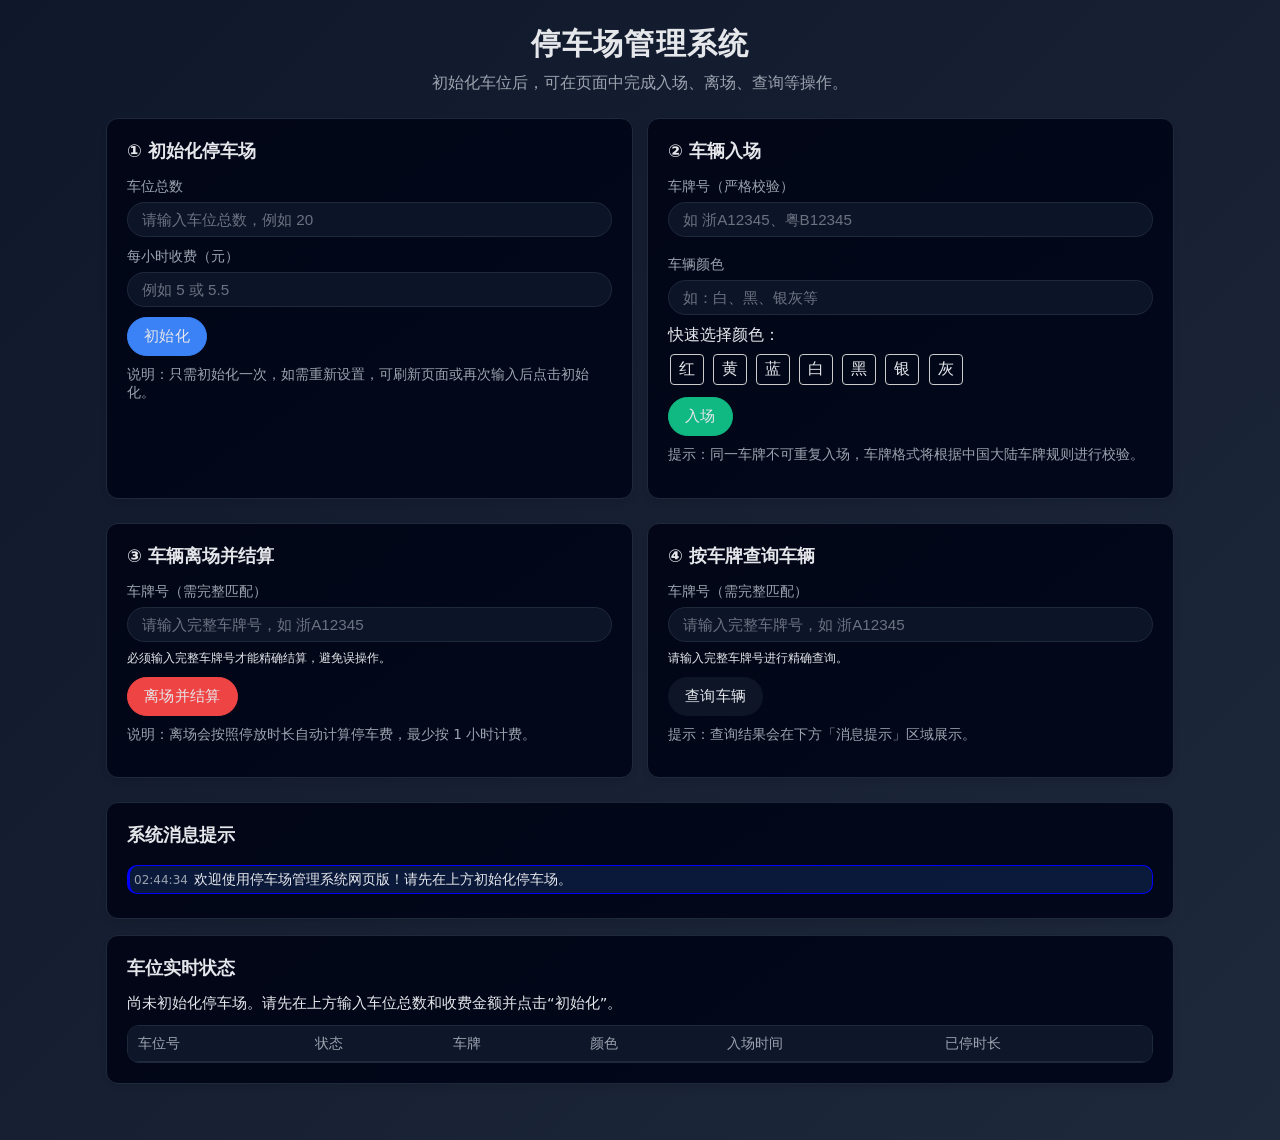
<file: frontend/index.html>
<!DOCTYPE html>
<html lang="zh-CN">
<head>
    <meta charset="UTF-8">
    <title>停车场管理系统</title>
    <link rel="stylesheet" href="style.css">
    <style>
        .color-option { display: inline-block; padding: 4px 8px; margin: 2px; border: 1px solid #ccc; border-radius: 4px; cursor: pointer; }
        .color-option.active { background: #007bff; color: white; border-color: #007bff; }
        .plate-tip { font-size: 12px; margin-top: 2px; }
        .plate-tip.success { color: green; }
        .plate-tip.error { color: red; }
        .message { margin: 4px 0; padding: 4px; border-left: 3px solid #ccc; }
        .message.success { border-color: green; }
        .message.error { border-color: red; }
        .message.info { border-color: blue; }
    </style>
</head>
<body>
    <div class="app">
        <header class="app-header">
            <h1>停车场管理系统</h1>
            <p>初始化车位后，可在页面中完成入场、离场、查询等操作。</p>
        </header>

        <div class="grid">
            <section class="card">
                <h2>① 初始化停车场</h2>
                <div class="form-row">
                    <label for="capacity-input">车位总数</label>
                    <input type="number" id="capacity-input" placeholder="请输入车位总数，例如 20">
                </div>
                <div class="form-row">
                    <label for="price-input">每小时收费（元）</label>
                    <input type="number" id="price-input" placeholder="例如 5 或 5.5" step="0.1">
                </div>
                <button id="init-btn" class="btn primary">初始化</button>
                <p class="hint">说明：只需初始化一次，如需重新设置，可刷新页面或再次输入后点击初始化。</p>
            </section>

            <section class="card">
                <h2>② 车辆入场</h2>
                <div class="form-row">
                    <label for="enter-plate-input">车牌号（严格校验）</label>
                    <input type="text" id="enter-plate-input" placeholder="如 浙A12345、粤B12345">
                    <div id="enter-plate-input-tip" class="plate-tip"></div>
                </div>
                <div class="form-row">
                    <label for="enter-color-input">车辆颜色</label>
                    <input type="text" id="enter-color-input" placeholder="如：白、黑、银灰等">
                </div>
                <div class="form-row">
                    <span>快速选择颜色：</span>
                    <div>
                        <span class="color-option" data-color="红">红</span>
                        <span class="color-option" data-color="黄">黄</span>
                        <span class="color-option" data-color="蓝">蓝</span>
                        <span class="color-option" data-color="白">白</span>
                        <span class="color-option" data-color="黑">黑</span>
                        <span class="color-option" data-color="银">银</span>
                        <span class="color-option" data-color="灰">灰</span>
                    </div>
                </div>
                <button id="enter-btn" class="btn success">入场</button>
                <p class="hint">提示：同一车牌不可重复入场，车牌格式将根据中国大陆车牌规则进行校验。</p>
            </section>
        </div>

        <div class="grid">
            <section class="card">
                <h2>③ 车辆离场并结算</h2>
                <div class="form-row">
                    <label for="leave-plate-input">车牌号（需完整匹配）</label>
                    <input type="text" id="leave-plate-input" placeholder="请输入完整车牌号，如 浙A12345">
                    <div id="leave-plate-input-tip" class="plate-tip">必须输入完整车牌号才能精确结算，避免误操作。</div>
                </div>
                <button id="leave-btn" class="btn danger">离场并结算</button>
                <p class="hint">说明：离场会按照停放时长自动计算停车费，最少按 1 小时计费。</p>
            </section>

            <section class="card">
                <h2>④ 按车牌查询车辆</h2>
                <div class="form-row">
                    <label for="search-plate-input">车牌号（需完整匹配）</label>
                    <input type="text" id="search-plate-input" placeholder="请输入完整车牌号，如 浙A12345">
                    <div id="search-plate-input-tip" class="plate-tip">请输入完整车牌号进行精确查询。</div>
                </div>
                <button id="search-btn" class="btn">查询车辆</button>
                <p class="hint">提示：查询结果会在下方「消息提示」区域展示。</p>
            </section>
        </div>

        <section class="card">
            <h2>系统消息提示</h2>
            <div id="messages" class="messages"></div>
        </section>

        <section class="card">
            <h2>车位实时状态</h2>
            <div id="status-summary" class="status-summary"></div>
            <div class="table-wrapper">
                <table id="status-table">
                    <thead>
                        <tr>
                            <th>车位号</th>
                            <th>状态</th>
                            <th>车牌</th>
                            <th>颜色</th>
                            <th>入场时间</th>
                            <th>已停时长</th>
                        </tr>
                    </thead>
                    <tbody></tbody>
                </table>
            </div>
        </section>
    </div>

    <script src="app.js"></script>
</body>
</html>
</file>
<file: frontend/style.css>
:root {
    --bg: #0f172a;
    --bg-card: #020617;
    --bg-card-alt: #02081a;
    --border: #1e293b;
    --accent: #3b82f6;
    --accent-soft: rgba(59, 130, 246, 0.15);
    --text-main: #e5e7eb;
    --text-muted: #9ca3af;
    --danger: #ef4444;
    --success: #22c55e;
    --shadow-soft: 0 18px 45px rgba(15, 23, 42, 0.85);
}

*,
*::before,
*::after {
    box-sizing: border-box;
}

body {
    margin: 0;
    min-height: 100vh;
    font-family: system-ui, -apple-system, BlinkMacSystemFont, "Segoe UI", sans-serif;
    background: linear-gradient(135deg, #0f172a, #1e293b);
    color: var(--text-main);
}

.app {
    max-width: 1100px;
    margin: 0 auto;
    padding: 24px 16px 40px;
}

.app-header {
    text-align: center;
    margin-bottom: 24px;
}

.app-header h1 {
    margin: 0;
    font-size: 1.9rem;
    letter-spacing: 0.04em;
}

.app-header p {
    margin-top: 8px;
    color: var(--text-muted);
}

.card {
    background: linear-gradient(145deg, var(--bg-card), var(--bg-card-alt));
    border-radius: 12px;
    padding: 20px;
    border: 1px solid var(--border);
    box-shadow: 0 4px 6px -1px rgba(0, 0, 0, 0.1);
    margin-bottom: 16px;
}

.card h2 {
    margin: 0 0 14px;
    font-size: 1.1rem;
    display: flex;
    align-items: center;
    gap: 8px;
}

.hint {
    margin-top: 10px;
    font-size: 0.85rem;
    color: var(--text-muted);
}

.form-row {
    display: flex;
    flex-direction: column;
    gap: 6px;
    margin-bottom: 10px;
}

label {
    font-size: 0.9rem;
    color: var(--text-muted);
}

input {
    border-radius: 999px;
    border: 1px solid var(--border);
    background: rgba(15, 23, 42, 0.85);
    padding: 8px 14px;
    color: var(--text-main);
    outline: none;
    font-size: 0.95rem;
    transition: border-color 0.2s ease, box-shadow 0.2s ease, background 0.2s ease, transform 0.2s ease;
}

input::placeholder {
    color: #6b7280;
}

input:focus {
    border-color: var(--accent);
    box-shadow: 0 0 0 1px var(--accent-soft);
    background: rgba(15, 23, 42, 0.95);
}

.btn {
    display: inline-flex;
    align-items: center;
    justify-content: center;
    padding: 8px 16px;
    border-radius: 999px;
    border: 1px solid transparent;
    background: rgba(15, 23, 42, 0.9);
    color: var(--text-main);
    cursor: pointer;
    font-size: 0.95rem;
    letter-spacing: 0.02em;
    transition: background-color 0.2s ease, border-color 0.2s ease, box-shadow 0.2s ease, transform 0.2s ease;
}

.btn.primary {
    background-color: #3b82f6;
    border-color: #3b82f6;
}

.btn.success {
    background-color: #10b981;
    border-color: #10b981;
}

.btn.danger {
    background-color: #ef4444;
    border-color: #ef4444;
}

.btn:hover {
    transform: translateY(-1px);
    box-shadow: 0 10px 20px rgba(15, 23, 42, 0.9);
}

.btn.primary:hover {
    background-color: #2563eb;
    border-color: #2563eb;
}

.btn.success:hover {
    background-color: #059669;
    border-color: #059669;
}

.btn.danger:hover {
    background-color: #dc2626;
    border-color: #dc2626;
}

.btn:active {
    transform: translateY(0);
    box-shadow: none;
}

.grid {
    display: grid;
    grid-template-columns: repeat(auto-fit, minmax(260px, 1fr));
    gap: 14px;
    margin-bottom: 8px;
}

.status-summary {
    margin-bottom: 12px;
    font-size: 0.92rem;
}

.status-summary span.badge {
    display: inline-flex;
    align-items: center;
    gap: 6px;
    border-radius: 999px;
    padding: 4px 10px;
    font-size: 0.9rem;
    margin-right: 8px;
    background: rgba(15, 23, 42, 0.9);
    border: 1px solid var(--border);
}

/* 状态栏胶囊标签颜色：总车位蓝、空闲绿、已用橙 */
.status-summary span.badge:nth-child(1) {
    background-color: rgba(59, 130, 246, 0.15);
    border-color: #3b82f6;
}

.status-summary span.badge:nth-child(2) {
    background-color: rgba(16, 185, 129, 0.15);
    border-color: #10b981;
}

.status-summary span.badge:nth-child(3) {
    background-color: rgba(249, 115, 22, 0.15);
    border-color: #f97316;
}

.table-wrapper {
    border-radius: 12px;
    border: 1px solid var(--border);
    overflow: auto;
    background: rgba(15, 23, 42, 0.8);
    max-height: 320px;
}

table {
    width: 100%;
    border-collapse: collapse;
    font-size: 0.9rem;
}

thead {
    background: rgba(15, 23, 42, 0.95);
}

th,
td {
    padding: 8px 10px;
    text-align: left;
}

th {
    font-weight: 500;
    color: var(--text-muted);
    border-bottom: 1px solid var(--border);
    position: sticky;
    top: 0;
    z-index: 1;
    background: rgba(15, 23, 42, 0.98);
}

tbody tr:nth-child(odd) {
    background: rgba(15, 23, 42, 0.5);
}

tbody tr:nth-child(even) {
    background: rgba(15, 23, 42, 0.7);
}

tbody tr:hover {
    background-color: #1e293b;
}

tbody tr.free {
    color: var(--text-muted);
}

tbody tr.occupied td.status {
    color: var(--success);
}

tbody tr.free td.status {
    color: #f97316;
}

.messages {
    max-height: 200px;
    overflow-y: auto;
    display: flex;
    flex-direction: column-reverse;
    gap: 6px;
}

.message {
    padding: 6px 10px;
    border-radius: 10px;
    font-size: 0.9rem;
    border: 1px solid var(--border);
    background: rgba(15, 23, 42, 0.9);
}

.message.info {
    border-color: var(--accent);
    background: var(--accent-soft);
}

.message.error {
    border-color: var(--danger);
    background: rgba(248, 113, 113, 0.12);
}

.message.success {
    border-color: var(--success);
    background: rgba(34, 197, 94, 0.12);
}

.message time {
    font-size: 0.75rem;
    color: var(--text-muted);
    margin-right: 6px;
}

@media (max-width: 640px) {
    .app {
        padding-inline: 10px;
    }

    .card {
        padding: 14px;
    }

    .app-header h1 {
        font-size: 1.5rem;
    }
}
</file>
